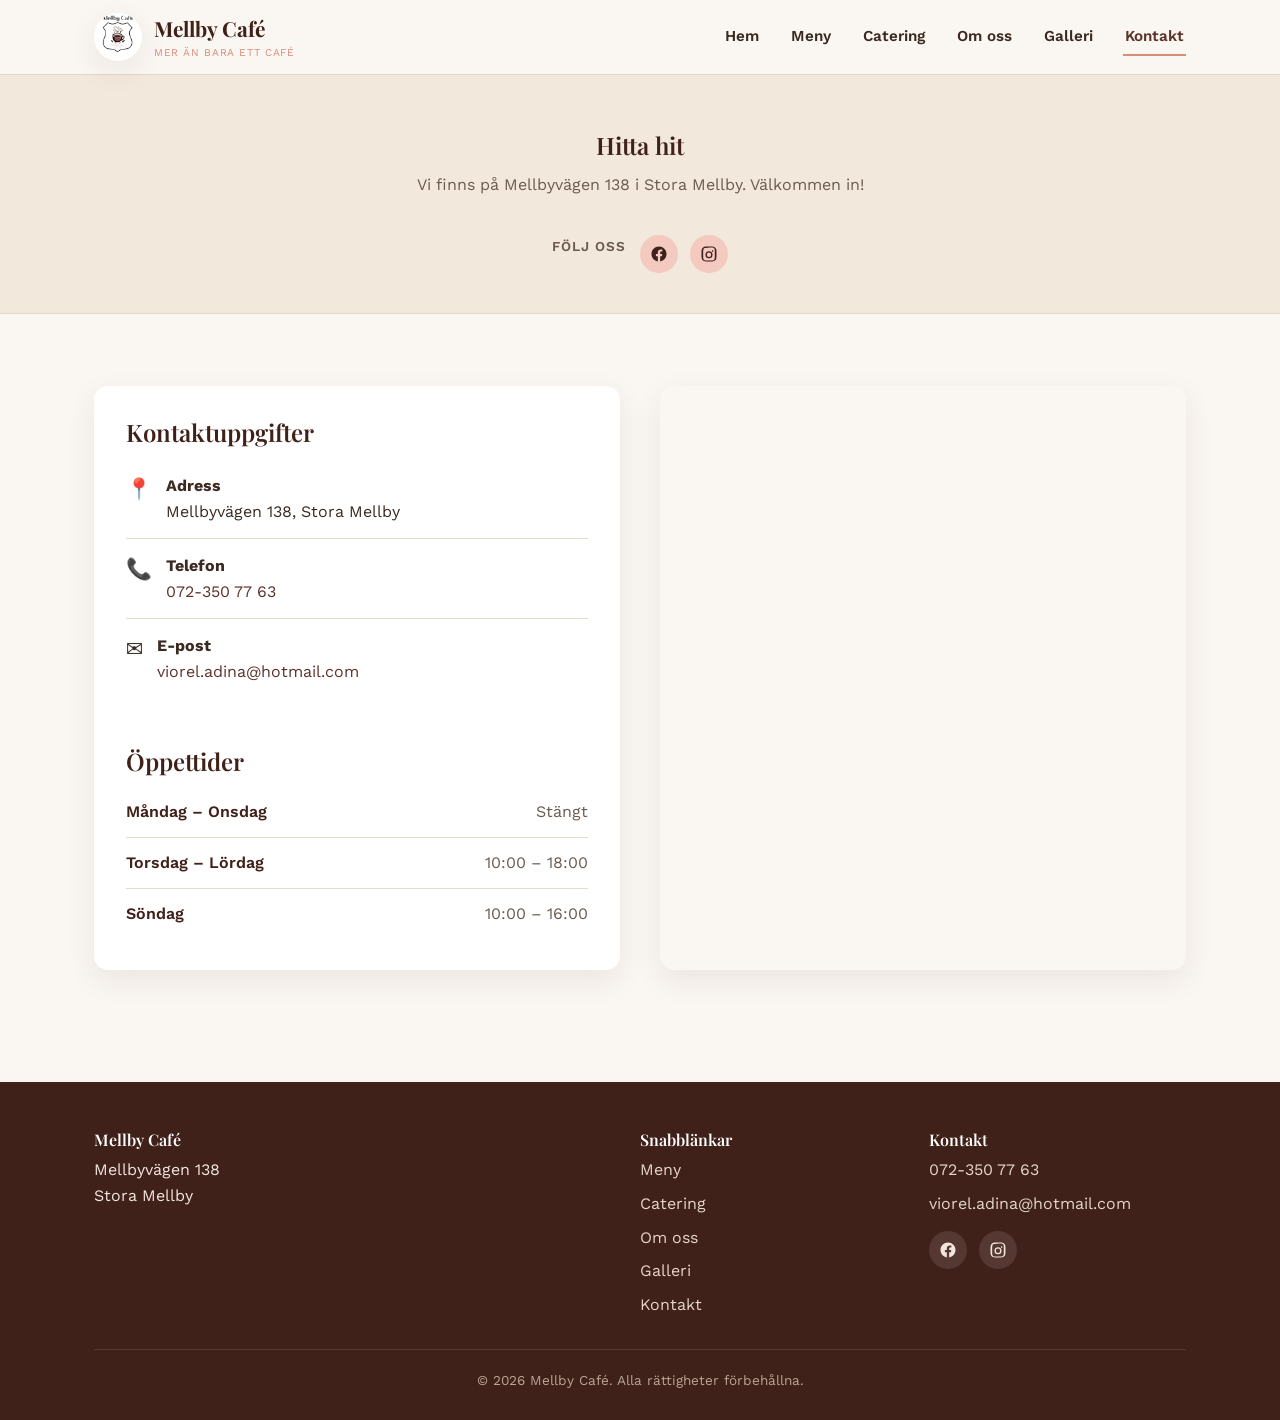
<file: kontakt.html>
<!DOCTYPE html>
<html lang="sv">
<head>
<meta charset="UTF-8">
<meta name="viewport" content="width=device-width, initial-scale=1.0">
<title>Kontakt — Mellby Café, grekisk restaurang i Stora Mellby</title>
<meta name="description" content="Kontakta Mellby Café, grekisk restaurang och café i Stora Mellby — adress, telefon, öppettider och karta.">
<link rel="icon" href="images/logo.jpg">
<link rel="preconnect" href="https://fonts.googleapis.com">
<link href="https://fonts.googleapis.com/css2?family=Playfair+Display:wght@600;700&family=Work+Sans:wght@400;500;600;700&display=swap" rel="stylesheet">
<link rel="stylesheet" href="css/style.css">
</head>
<body>

<header class="site-header">
  <div class="header-inner">
    <a class="brand" href="index.html">
      <img src="images/logo.jpg" alt="Mellby Café logga">
      <span class="brand-name">Mellby Café<span>Mer än bara ett café</span></span>
    </a>
    <button class="nav-toggle" aria-label="Öppna meny"><span></span></button>
    <nav class="main-nav">
      <a href="index.html">Hem</a>
      <a href="meny.html">Meny</a>
      <a href="catering.html">Catering</a>
      <a href="om-oss.html">Om oss</a>
      <a href="galleri.html">Galleri</a>
      <a href="kontakt.html" class="active">Kontakt</a>
    </nav>
  </div>
</header>

<section class="page-hero">
  <div class="container">
    <h1>Hitta hit</h1>
    <p>Vi finns på Mellbyvägen 138 i Stora Mellby. Välkommen in!</p>
    <div class="social-follow">
      <span class="social-follow-label">Följ oss</span>
      <div class="social-links">
        <a href="https://www.facebook.com/p/Mellby-Cafe-61561278545610/" target="_blank" rel="noopener" aria-label="Mellby Café på Facebook">
          <svg viewBox="0 0 24 24"><path d="M22 12.06C22 6.5 17.52 2 12 2S2 6.5 2 12.06c0 5 3.66 9.15 8.44 9.94v-7.03H7.9v-2.91h2.54V9.85c0-2.51 1.49-3.89 3.77-3.89 1.09 0 2.23.2 2.23.2v2.46h-1.26c-1.24 0-1.63.77-1.63 1.56v1.88h2.78l-.44 2.91h-2.34V22c4.78-.79 8.44-4.94 8.44-9.94z"/></svg>
        </a>
        <a href="https://www.instagram.com/mellby.cafe/" target="_blank" rel="noopener" aria-label="Mellby Café på Instagram">
          <svg viewBox="0 0 24 24"><path d="M12 2c2.72 0 3.06.01 4.12.06 1.06.05 1.79.22 2.43.47.66.26 1.21.6 1.76 1.15.55.55.9 1.1 1.15 1.76.25.64.42 1.37.47 2.43.05 1.06.06 1.4.06 4.12s-.01 3.06-.06 4.12c-.05 1.06-.22 1.79-.47 2.43a4.9 4.9 0 0 1-1.15 1.76 4.9 4.9 0 0 1-1.76 1.15c-.64.25-1.37.42-2.43.47-1.06.05-1.4.06-4.12.06s-3.06-.01-4.12-.06c-1.06-.05-1.79-.22-2.43-.47a4.9 4.9 0 0 1-1.76-1.15 4.9 4.9 0 0 1-1.15-1.76c-.25-.64-.42-1.37-.47-2.43C2.01 15.06 2 14.72 2 12s.01-3.06.06-4.12c.05-1.06.22-1.79.47-2.43.26-.66.6-1.21 1.15-1.76A4.9 4.9 0 0 1 5.44 2.53c.64-.25 1.37-.42 2.43-.47C8.94 2.01 9.28 2 12 2zm0 1.8c-2.67 0-2.99.01-4.04.06-.87.04-1.34.18-1.65.3-.42.16-.72.36-1.03.67-.31.31-.51.61-.67 1.03-.12.31-.26.78-.3 1.65C4.26 8.16 4.24 8.48 4.24 12s.01 3.84.06 4.89c.04.87.18 1.34.3 1.65.16.42.36.72.67 1.03.31.31.61.51 1.03.67.31.12.78.26 1.65.3 1.05.05 1.37.06 4.04.06s2.99-.01 4.04-.06c.87-.04 1.34-.18 1.65-.3.42-.16.72-.36 1.03-.67.31-.31.51-.61.67-1.03.12-.31.26-.78.3-1.65.05-1.05.06-1.37.06-4.89s-.01-3.84-.06-4.89c-.04-.87-.18-1.34-.3-1.65a2.75 2.75 0 0 0-.67-1.03 2.75 2.75 0 0 0-1.03-.67c-.31-.12-.78-.26-1.65-.3-1.05-.05-1.37-.06-4.04-.06zm0 4.5a4.7 4.7 0 1 1 0 9.4 4.7 4.7 0 0 1 0-9.4zm0 1.8a2.9 2.9 0 1 0 0 5.8 2.9 2.9 0 0 0 0-5.8zm5.95-2.03a1.1 1.1 0 1 1-2.2 0 1.1 1.1 0 0 1 2.2 0z"/></svg>
        </a>
      </div>
    </div>
  </div>
</section>

<section>
  <div class="container">
    <div class="contact-grid">
      <div class="contact-card">
        <h2>Kontaktuppgifter</h2>
        <ul class="contact-list">
          <li><span class="icon">📍</span><div><strong>Adress</strong><br>Mellbyvägen 138, Stora Mellby</div></li>
          <li><span class="icon">📞</span><div><strong>Telefon</strong><br><a href="tel:+46723507763">072-350 77 63</a></div></li>
          <li><span class="icon">✉️</span><div><strong>E-post</strong><br><a href="mailto:viorel.adina@hotmail.com">viorel.adina@hotmail.com</a></div></li>
        </ul>

        <h2 class="mt-lg">Öppettider</h2>
        <table class="hours-table">
          <tr><td>Måndag – Onsdag</td><td>Stängt</td></tr>
          <tr><td>Torsdag – Lördag</td><td>10:00 – 18:00</td></tr>
          <tr><td>Söndag</td><td>10:00 – 16:00</td></tr>
        </table>
      </div>

      <iframe class="map-frame" loading="lazy" allowfullscreen
        src="https://www.google.com/maps?q=Mellbyv%C3%A4gen+138,+Stora+Mellby&output=embed"
        title="Karta till Mellby Café"></iframe>
    </div>
  </div>
</section>

<footer class="site-footer">
  <div class="container">
    <div class="footer-inner">
      <div>
        <h4>Mellby Café</h4>
        <p>Mellbyvägen 138<br>Stora Mellby</p>
      </div>
      <div>
        <h4>Snabblänkar</h4>
        <ul class="footer-links">
          <li><a href="meny.html">Meny</a></li>
          <li><a href="catering.html">Catering</a></li>
          <li><a href="om-oss.html">Om oss</a></li>
          <li><a href="galleri.html">Galleri</a></li>
          <li><a href="kontakt.html">Kontakt</a></li>
        </ul>
      </div>
      <div>
        <h4>Kontakt</h4>
        <ul class="footer-links">
          <li><a href="tel:+46723507763">072-350 77 63</a></li>
          <li><a href="mailto:viorel.adina@hotmail.com">viorel.adina@hotmail.com</a></li>
        </ul>
        <div class="social-links">
          <a href="https://www.facebook.com/p/Mellby-Cafe-61561278545610/" target="_blank" rel="noopener" aria-label="Mellby Café på Facebook">
            <svg viewBox="0 0 24 24"><path d="M22 12.06C22 6.5 17.52 2 12 2S2 6.5 2 12.06c0 5 3.66 9.15 8.44 9.94v-7.03H7.9v-2.91h2.54V9.85c0-2.51 1.49-3.89 3.77-3.89 1.09 0 2.23.2 2.23.2v2.46h-1.26c-1.24 0-1.63.77-1.63 1.56v1.88h2.78l-.44 2.91h-2.34V22c4.78-.79 8.44-4.94 8.44-9.94z"/></svg>
          </a>
          <a href="https://www.instagram.com/mellby.cafe/" target="_blank" rel="noopener" aria-label="Mellby Café på Instagram">
            <svg viewBox="0 0 24 24"><path d="M12 2c2.72 0 3.06.01 4.12.06 1.06.05 1.79.22 2.43.47.66.26 1.21.6 1.76 1.15.55.55.9 1.1 1.15 1.76.25.64.42 1.37.47 2.43.05 1.06.06 1.4.06 4.12s-.01 3.06-.06 4.12c-.05 1.06-.22 1.79-.47 2.43a4.9 4.9 0 0 1-1.15 1.76 4.9 4.9 0 0 1-1.76 1.15c-.64.25-1.37.42-2.43.47-1.06.05-1.4.06-4.12.06s-3.06-.01-4.12-.06c-1.06-.05-1.79-.22-2.43-.47a4.9 4.9 0 0 1-1.76-1.15 4.9 4.9 0 0 1-1.15-1.76c-.25-.64-.42-1.37-.47-2.43C2.01 15.06 2 14.72 2 12s.01-3.06.06-4.12c.05-1.06.22-1.79.47-2.43.26-.66.6-1.21 1.15-1.76A4.9 4.9 0 0 1 5.44 2.53c.64-.25 1.37-.42 2.43-.47C8.94 2.01 9.28 2 12 2zm0 1.8c-2.67 0-2.99.01-4.04.06-.87.04-1.34.18-1.65.3-.42.16-.72.36-1.03.67-.31.31-.51.61-.67 1.03-.12.31-.26.78-.3 1.65C4.26 8.16 4.24 8.48 4.24 12s.01 3.84.06 4.89c.04.87.18 1.34.3 1.65.16.42.36.72.67 1.03.31.31.61.51 1.03.67.31.12.78.26 1.65.3 1.05.05 1.37.06 4.04.06s2.99-.01 4.04-.06c.87-.04 1.34-.18 1.65-.3.42-.16.72-.36 1.03-.67.31-.31.51-.61.67-1.03.12-.31.26-.78.3-1.65.05-1.05.06-1.37.06-4.89s-.01-3.84-.06-4.89c-.04-.87-.18-1.34-.3-1.65a2.75 2.75 0 0 0-.67-1.03 2.75 2.75 0 0 0-1.03-.67c-.31-.12-.78-.26-1.65-.3-1.05-.05-1.37-.06-4.04-.06zm0 4.5a4.7 4.7 0 1 1 0 9.4 4.7 4.7 0 0 1 0-9.4zm0 1.8a2.9 2.9 0 1 0 0 5.8 2.9 2.9 0 0 0 0-5.8zm5.95-2.03a1.1 1.1 0 1 1-2.2 0 1.1 1.1 0 0 1 2.2 0z"/></svg>
          </a>
        </div>
      </div>
    </div>
    <div class="footer-bottom">© 2026 Mellby Café. Alla rättigheter förbehållna.</div>
  </div>
</footer>

<script src="js/script.js"></script>
</body>
</html>
</file>
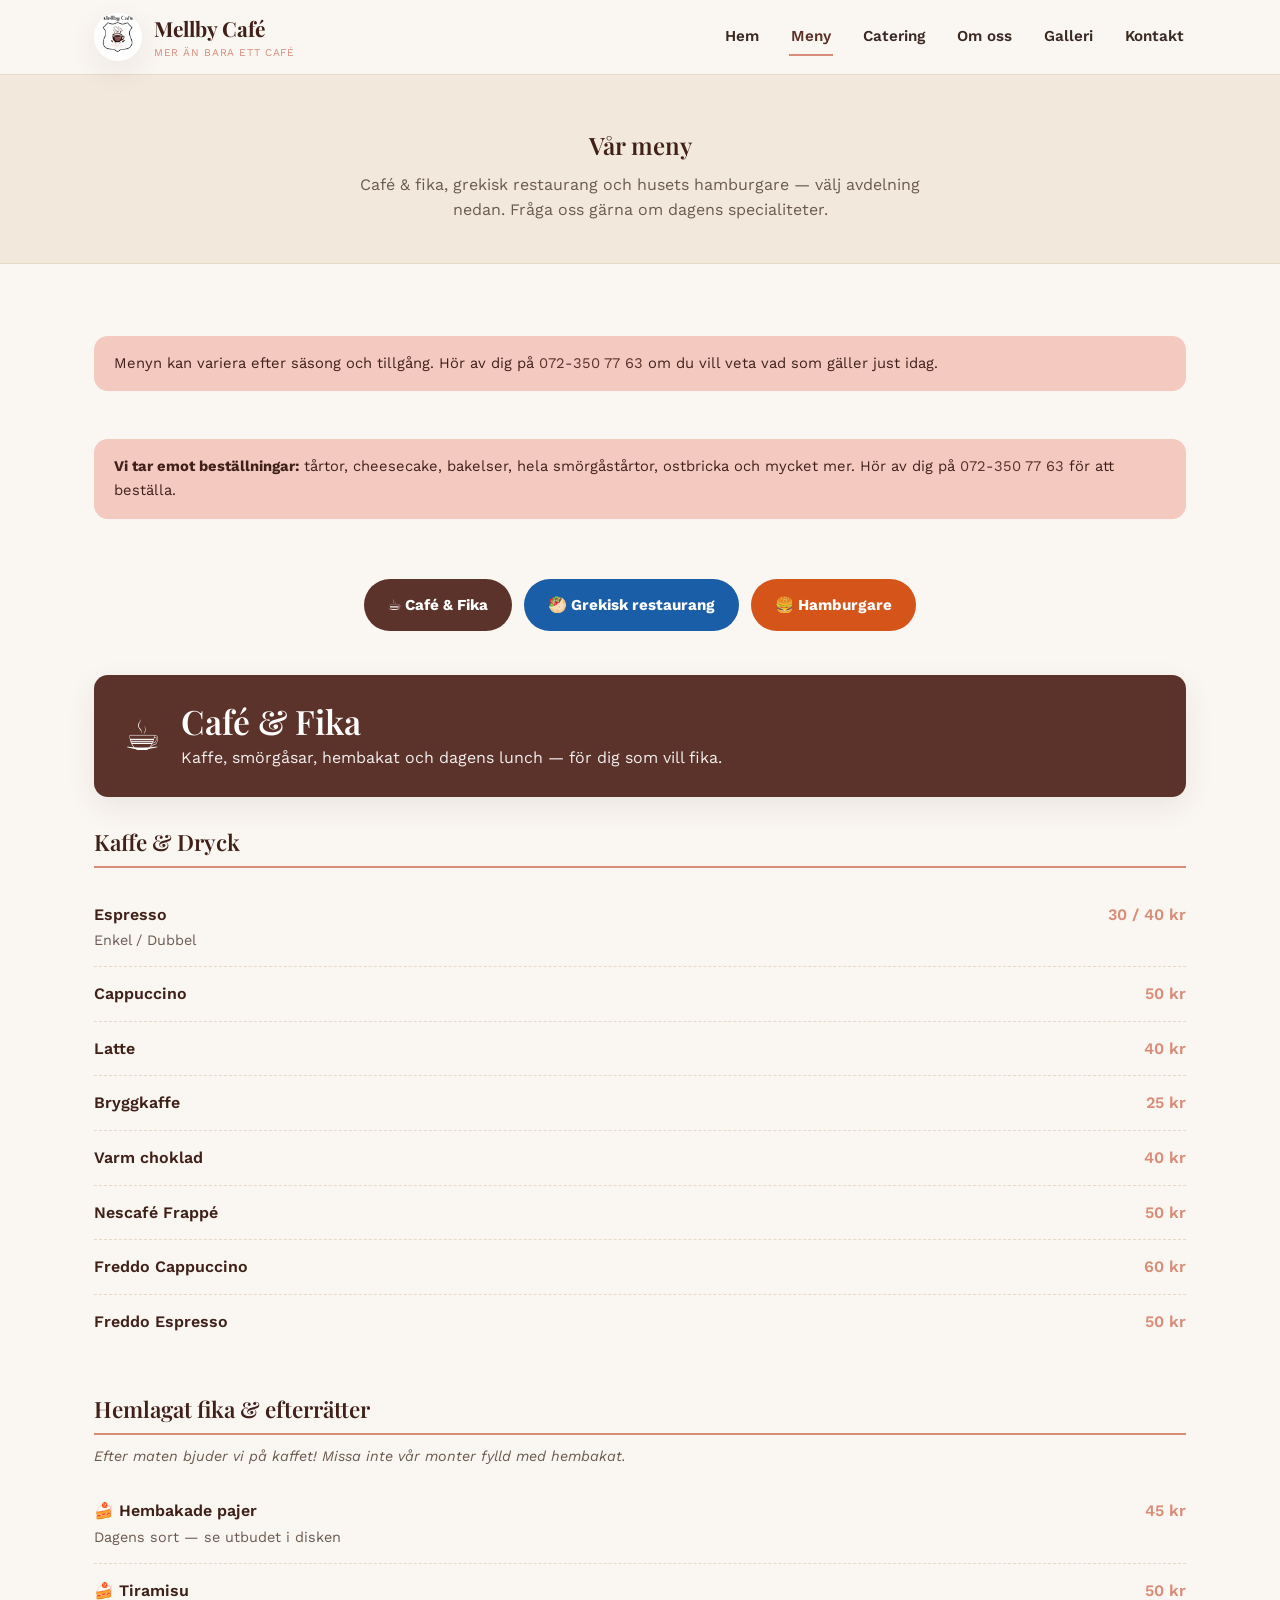
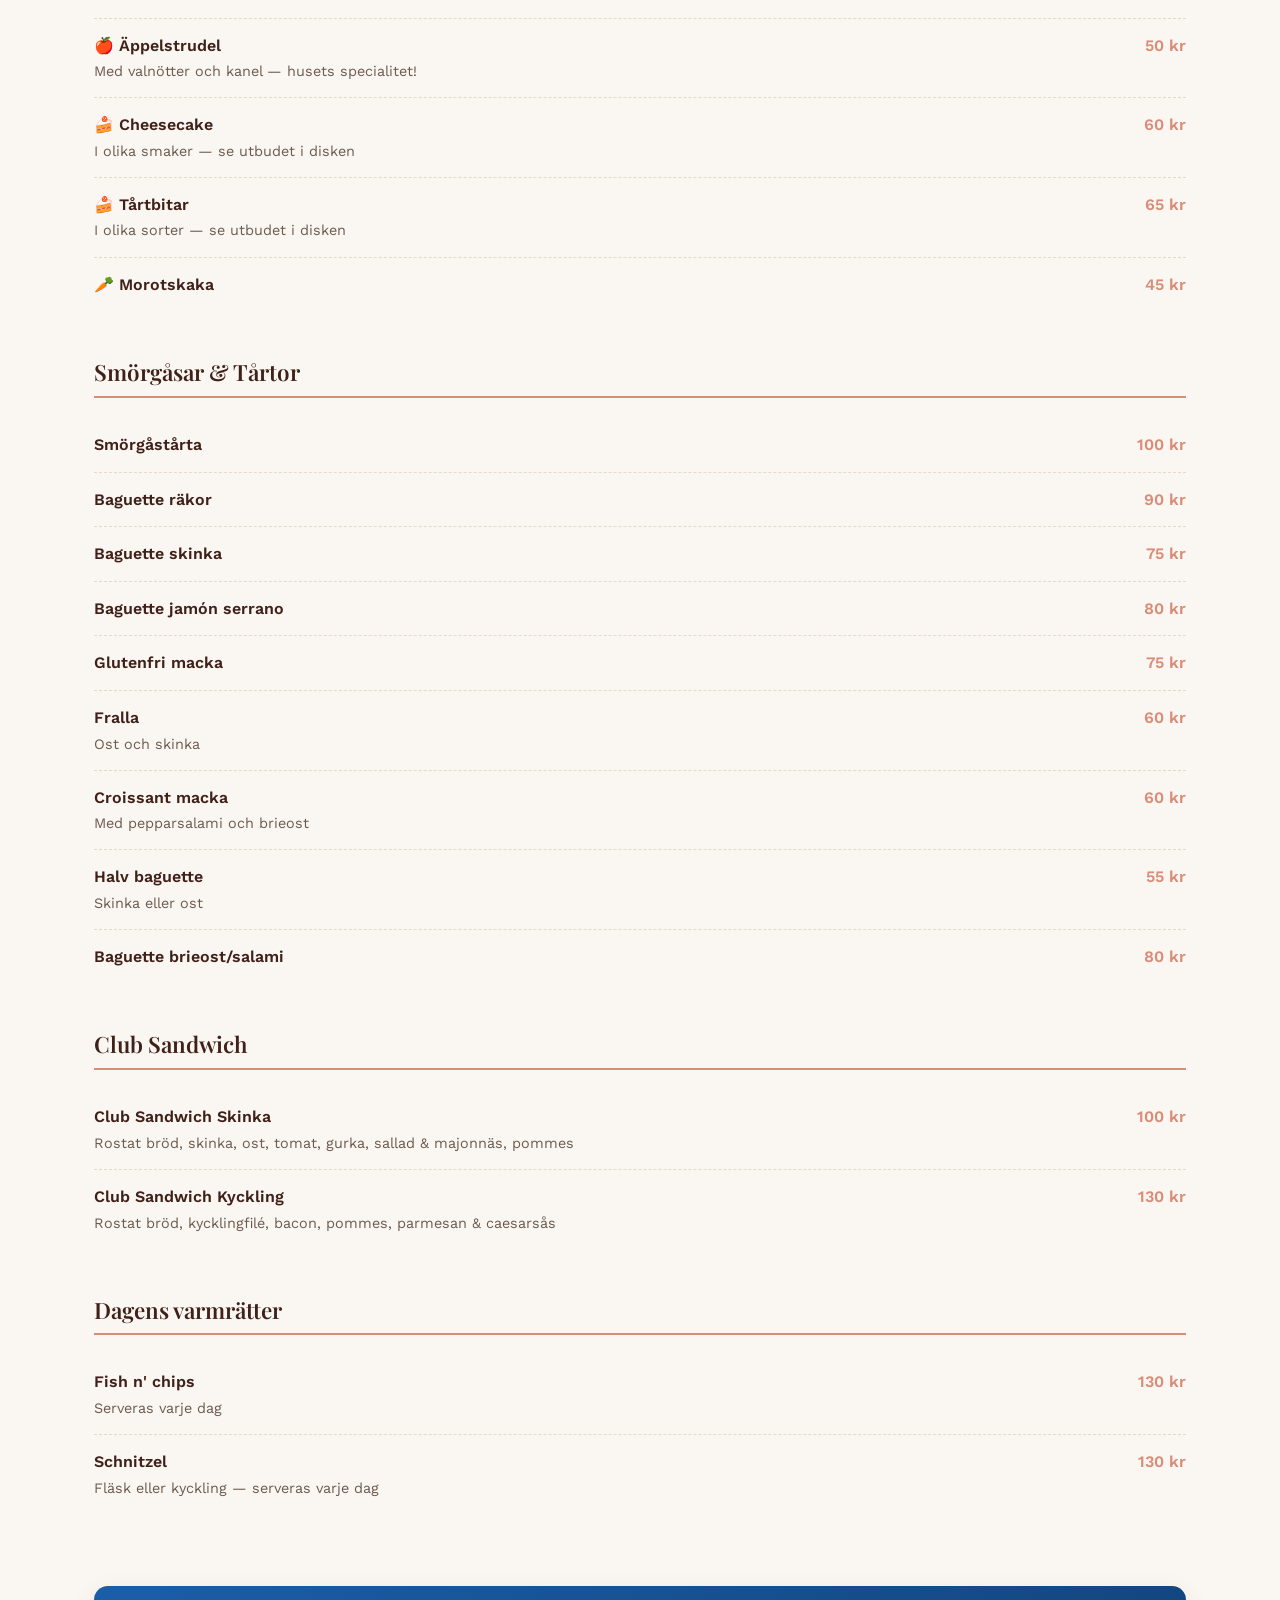
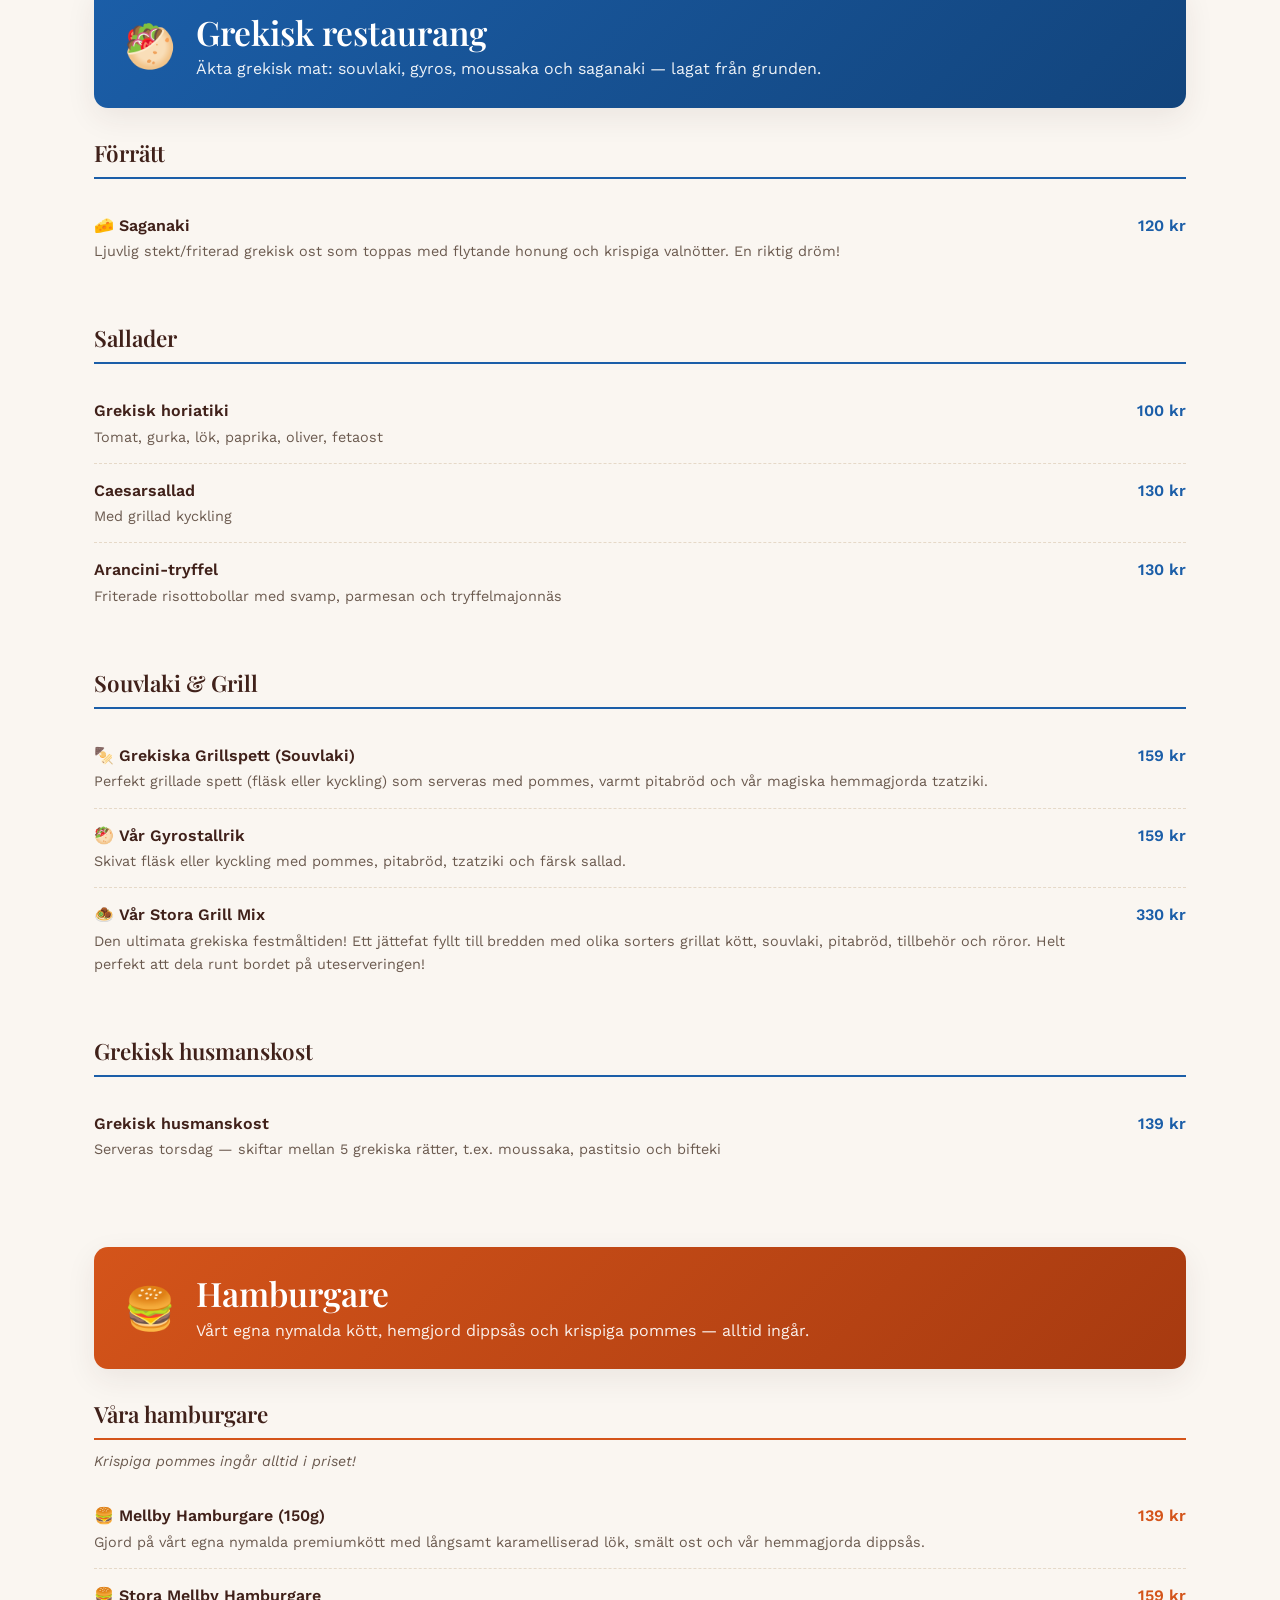
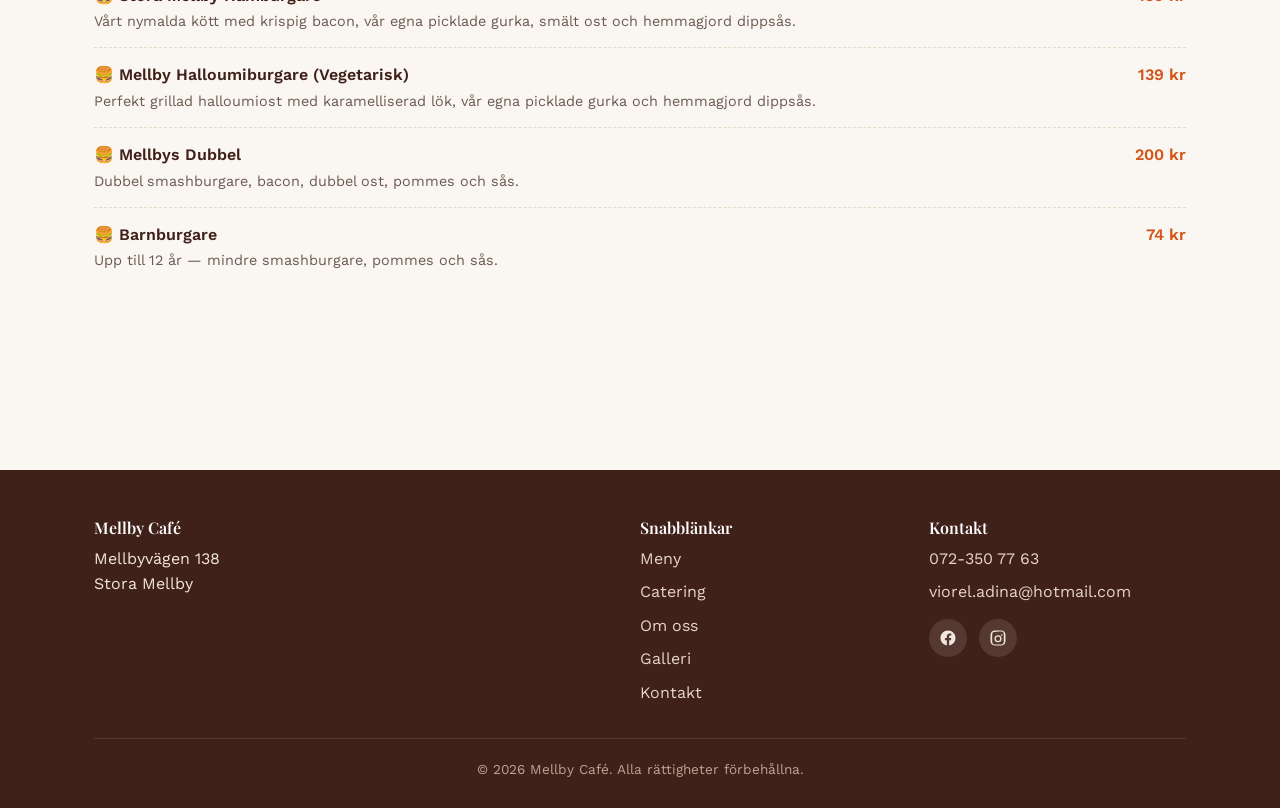
<file: meny.html>
<!DOCTYPE html>
<html lang="sv">
<head>
<meta charset="UTF-8">
<meta name="viewport" content="width=device-width, initial-scale=1.0">
<title>Meny — Grekisk restaurang, café &amp; hamburgare i Stora Mellby | Mellby Café</title>
<meta name="description" content="Meny från Mellby Café i Stora Mellby: grekisk restaurang med souvlaki, gyros och moussaka, hamburgare på nymalt kött samt café med fika, hembakat och smörgåsar.">
<link rel="canonical" href="https://mellbycafe.se/meny.html">
<link rel="icon" href="images/logo.jpg">
<link rel="preconnect" href="https://fonts.googleapis.com">
<link href="https://fonts.googleapis.com/css2?family=Playfair+Display:wght@600;700&family=Work+Sans:wght@400;500;600;700&display=swap" rel="stylesheet">
<link rel="stylesheet" href="css/style.css">
</head>
<body>

<header class="site-header">
  <div class="header-inner">
    <a class="brand" href="index.html">
      <img src="images/logo.jpg" alt="Mellby Café logga">
      <span class="brand-name">Mellby Café<span>Mer än bara ett café</span></span>
    </a>
    <button class="nav-toggle" aria-label="Öppna meny"><span></span></button>
    <nav class="main-nav">
      <a href="index.html">Hem</a>
      <a href="meny.html" class="active">Meny</a>
      <a href="catering.html">Catering</a>
      <a href="om-oss.html">Om oss</a>
      <a href="galleri.html">Galleri</a>
      <a href="kontakt.html">Kontakt</a>
    </nav>
  </div>
</header>

<section class="page-hero">
  <div class="container">
    <h1>Vår meny</h1>
    <p>Café &amp; fika, grekisk restaurang och husets hamburgare — välj avdelning nedan. Fråga oss gärna om dagens specialiteter.</p>
  </div>
</section>

<section>
  <div class="container">
    <div class="menu-note">
      Menyn kan variera efter säsong och tillgång. Hör av dig på <a href="tel:+46723507763">072-350 77 63</a> om du vill veta vad som gäller just idag.
    </div>
    <div class="menu-note mt-lg">
      <strong>Vi tar emot beställningar:</strong> tårtor, cheesecake, bakelser, hela smörgåstårtor, ostbricka och mycket mer. Hör av dig på <a href="tel:+46723507763">072-350 77 63</a> för att beställa.
    </div>
    <div id="menu-root" class="mt-lg"><!-- Fylls i automatiskt från js/menu-data.js --></div>
  </div>
</section>

<footer class="site-footer">
  <div class="container">
    <div class="footer-inner">
      <div>
        <h4>Mellby Café</h4>
        <p>Mellbyvägen 138<br>Stora Mellby</p>
      </div>
      <div>
        <h4>Snabblänkar</h4>
        <ul class="footer-links">
          <li><a href="meny.html">Meny</a></li>
          <li><a href="catering.html">Catering</a></li>
          <li><a href="om-oss.html">Om oss</a></li>
          <li><a href="galleri.html">Galleri</a></li>
          <li><a href="kontakt.html">Kontakt</a></li>
        </ul>
      </div>
      <div>
        <h4>Kontakt</h4>
        <ul class="footer-links">
          <li><a href="tel:+46723507763">072-350 77 63</a></li>
          <li><a href="mailto:viorel.adina@hotmail.com">viorel.adina@hotmail.com</a></li>
        </ul>
        <div class="social-links">
          <a href="https://www.facebook.com/p/Mellby-Cafe-61561278545610/" target="_blank" rel="noopener" aria-label="Mellby Café på Facebook">
            <svg viewBox="0 0 24 24"><path d="M22 12.06C22 6.5 17.52 2 12 2S2 6.5 2 12.06c0 5 3.66 9.15 8.44 9.94v-7.03H7.9v-2.91h2.54V9.85c0-2.51 1.49-3.89 3.77-3.89 1.09 0 2.23.2 2.23.2v2.46h-1.26c-1.24 0-1.63.77-1.63 1.56v1.88h2.78l-.44 2.91h-2.34V22c4.78-.79 8.44-4.94 8.44-9.94z"/></svg>
          </a>
          <a href="https://www.instagram.com/mellby.cafe/" target="_blank" rel="noopener" aria-label="Mellby Café på Instagram">
            <svg viewBox="0 0 24 24"><path d="M12 2c2.72 0 3.06.01 4.12.06 1.06.05 1.79.22 2.43.47.66.26 1.21.6 1.76 1.15.55.55.9 1.1 1.15 1.76.25.64.42 1.37.47 2.43.05 1.06.06 1.4.06 4.12s-.01 3.06-.06 4.12c-.05 1.06-.22 1.79-.47 2.43a4.9 4.9 0 0 1-1.15 1.76 4.9 4.9 0 0 1-1.76 1.15c-.64.25-1.37.42-2.43.47-1.06.05-1.4.06-4.12.06s-3.06-.01-4.12-.06c-1.06-.05-1.79-.22-2.43-.47a4.9 4.9 0 0 1-1.76-1.15 4.9 4.9 0 0 1-1.15-1.76c-.25-.64-.42-1.37-.47-2.43C2.01 15.06 2 14.72 2 12s.01-3.06.06-4.12c.05-1.06.22-1.79.47-2.43.26-.66.6-1.21 1.15-1.76A4.9 4.9 0 0 1 5.44 2.53c.64-.25 1.37-.42 2.43-.47C8.94 2.01 9.28 2 12 2zm0 1.8c-2.67 0-2.99.01-4.04.06-.87.04-1.34.18-1.65.3-.42.16-.72.36-1.03.67-.31.31-.51.61-.67 1.03-.12.31-.26.78-.3 1.65C4.26 8.16 4.24 8.48 4.24 12s.01 3.84.06 4.89c.04.87.18 1.34.3 1.65.16.42.36.72.67 1.03.31.31.61.51 1.03.67.31.12.78.26 1.65.3 1.05.05 1.37.06 4.04.06s2.99-.01 4.04-.06c.87-.04 1.34-.18 1.65-.3.42-.16.72-.36 1.03-.67.31-.31.51-.61.67-1.03.12-.31.26-.78.3-1.65.05-1.05.06-1.37.06-4.89s-.01-3.84-.06-4.89c-.04-.87-.18-1.34-.3-1.65a2.75 2.75 0 0 0-.67-1.03 2.75 2.75 0 0 0-1.03-.67c-.31-.12-.78-.26-1.65-.3-1.05-.05-1.37-.06-4.04-.06zm0 4.5a4.7 4.7 0 1 1 0 9.4 4.7 4.7 0 0 1 0-9.4zm0 1.8a2.9 2.9 0 1 0 0 5.8 2.9 2.9 0 0 0 0-5.8zm5.95-2.03a1.1 1.1 0 1 1-2.2 0 1.1 1.1 0 0 1 2.2 0z"/></svg>
          </a>
        </div>
      </div>
    </div>
    <div class="footer-bottom">© 2026 Mellby Café. Alla rättigheter förbehållna.</div>
  </div>
</footer>

<script src="js/menu-data.js"></script>
<script src="js/script.js"></script>
</body>
</html>
</file>
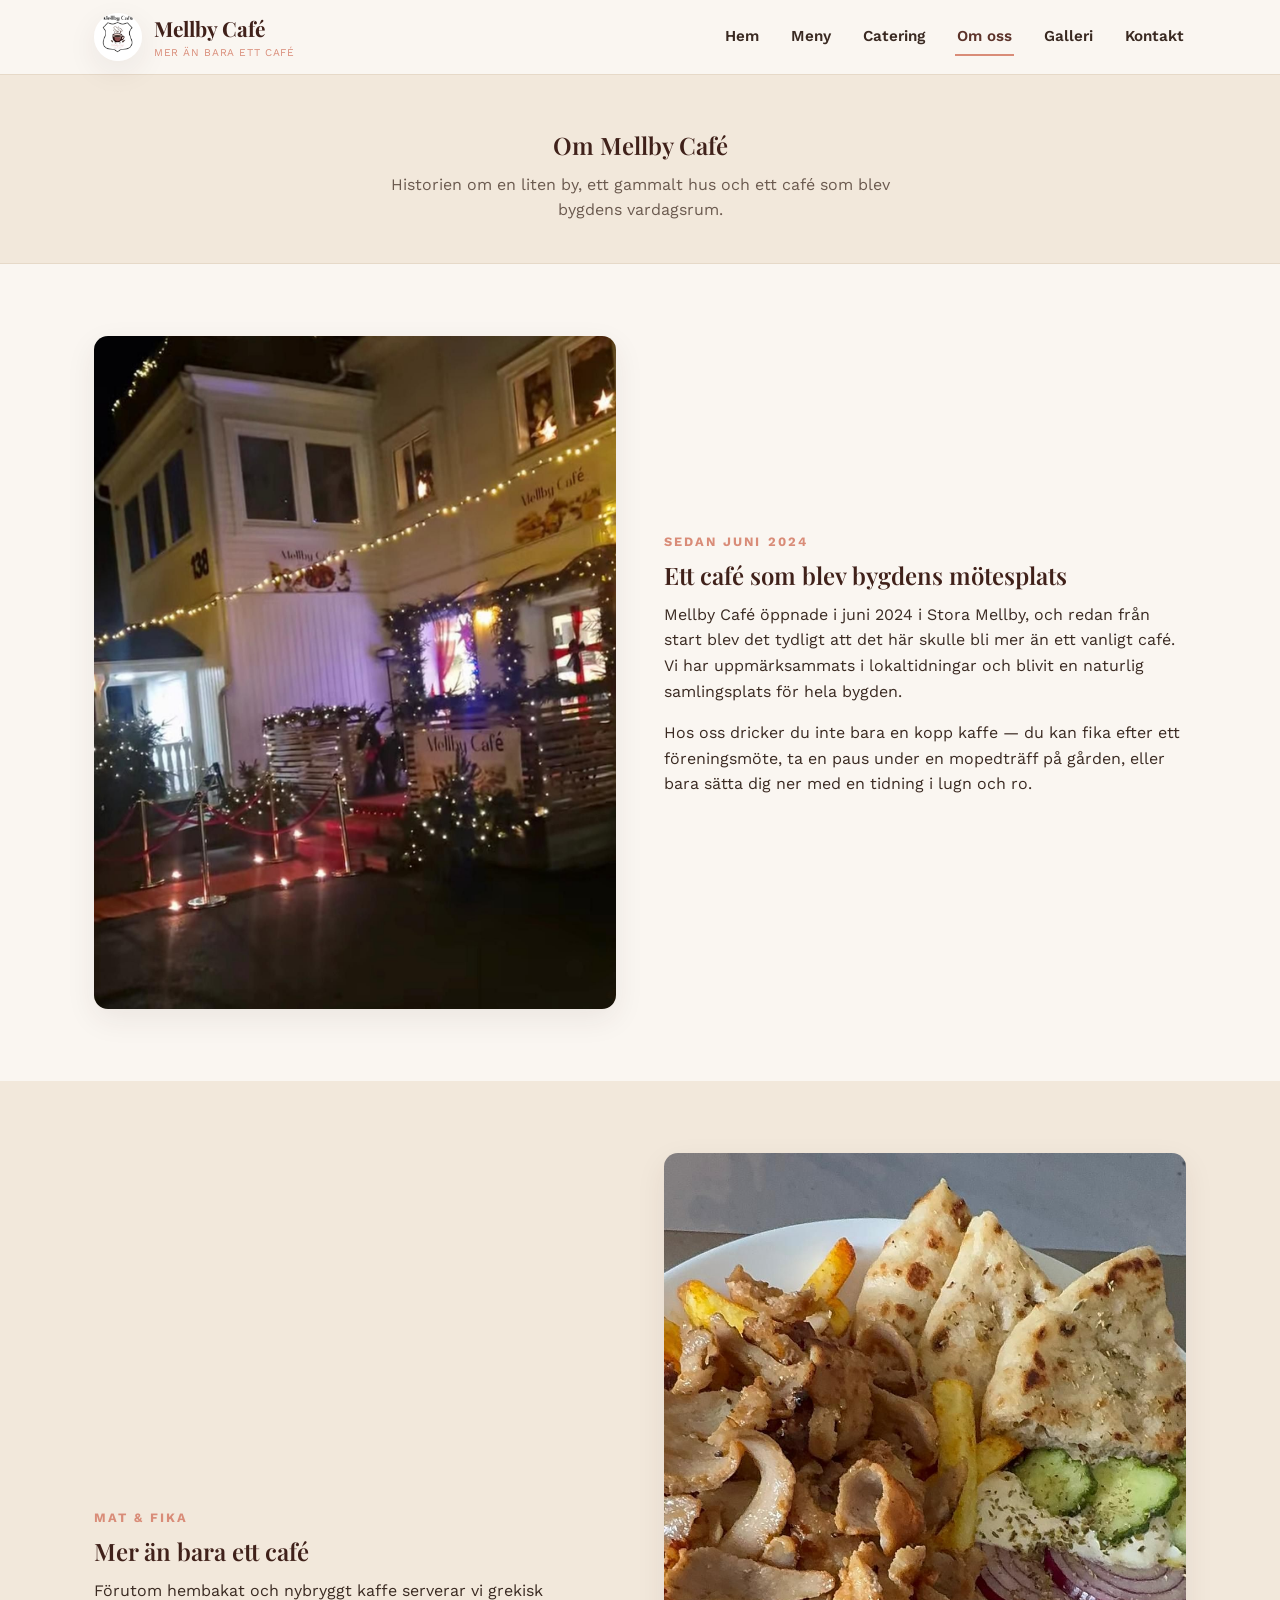
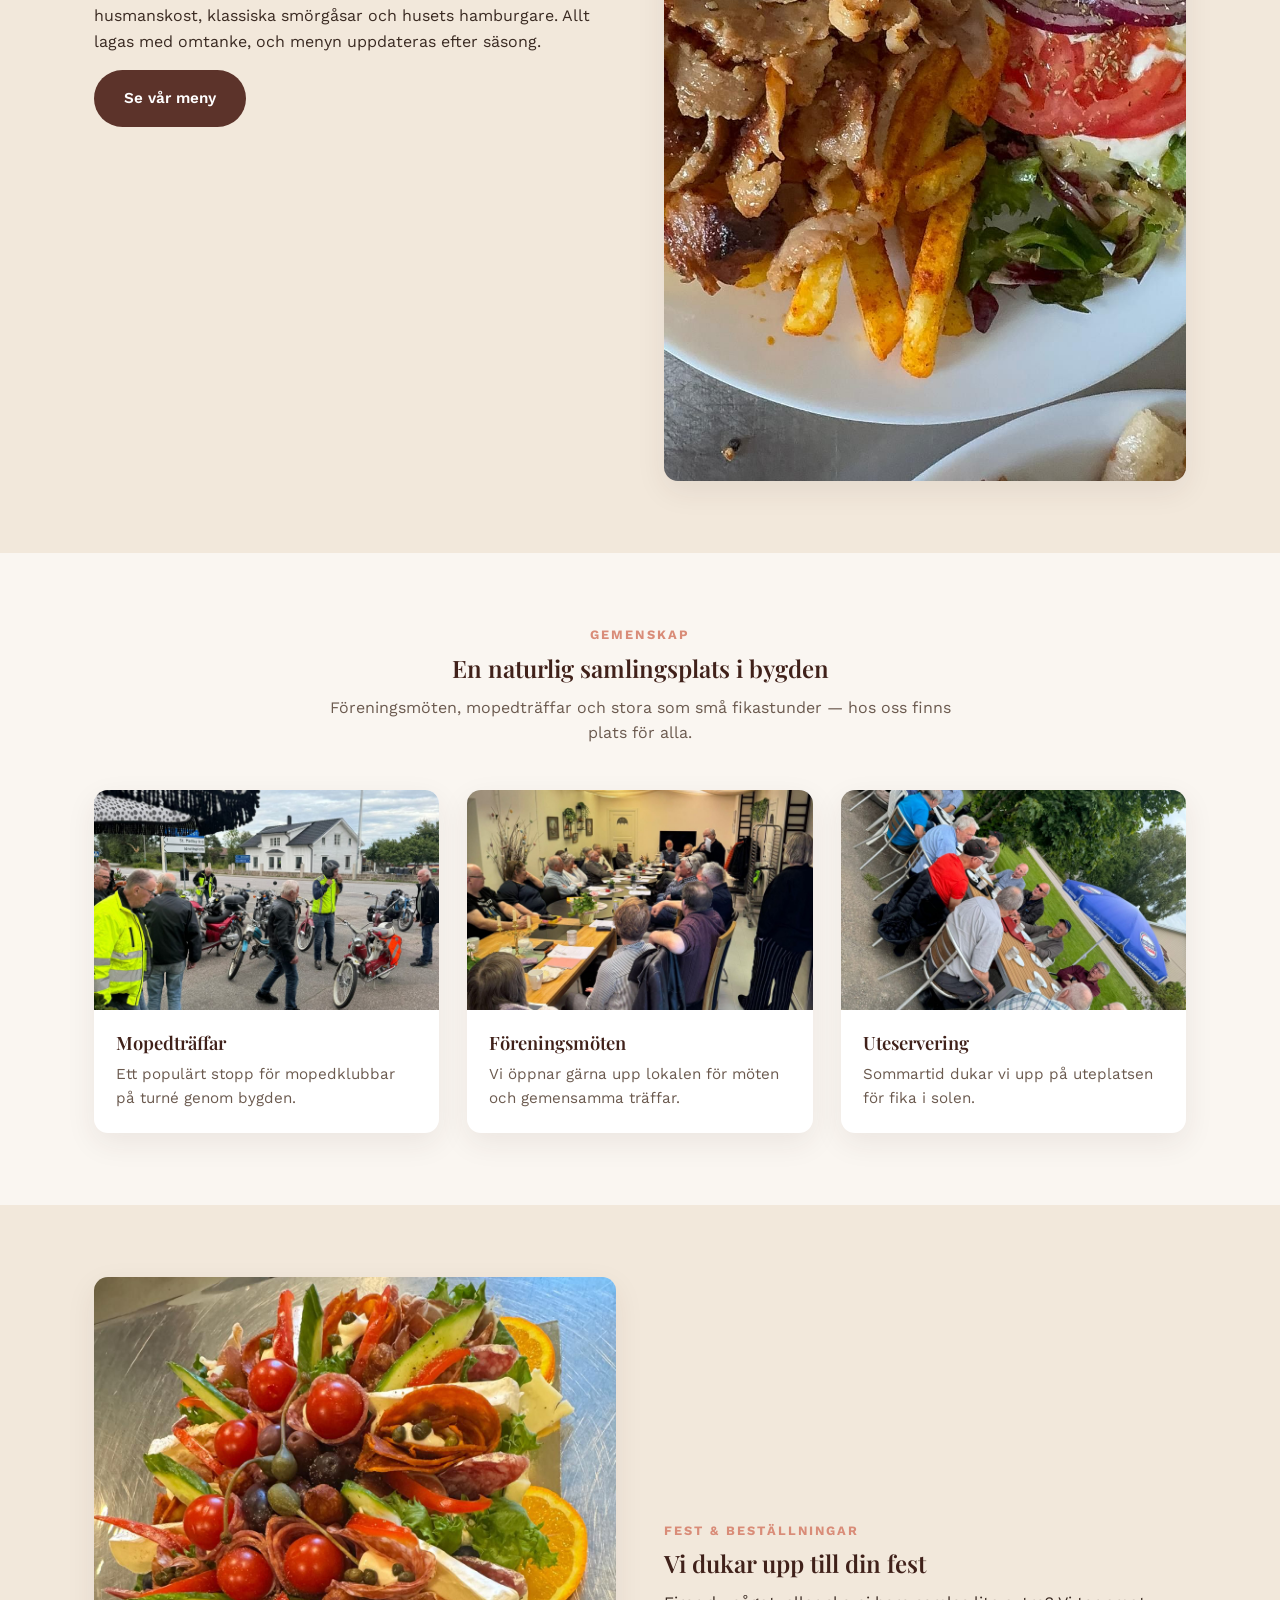
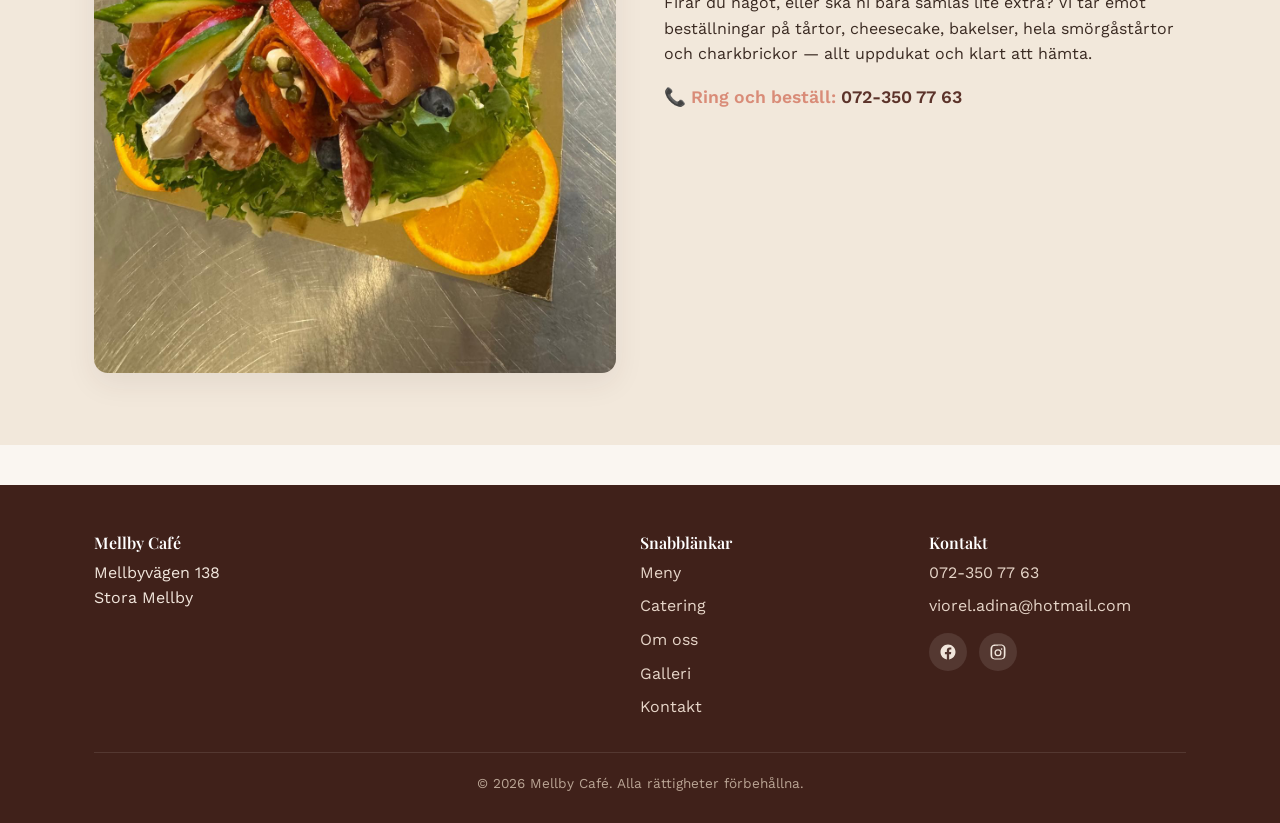
<file: om-oss.html>
<!DOCTYPE html>
<html lang="sv">
<head>
<meta charset="UTF-8">
<meta name="viewport" content="width=device-width, initial-scale=1.0">
<title>Om oss — Mellby Café</title>
<meta name="description" content="Mellby Café öppnade i juni 2024 i Stora Mellby och har blivit en självklar träffpunkt i bygden.">
<link rel="icon" href="images/logo.jpg">
<link rel="preconnect" href="https://fonts.googleapis.com">
<link href="https://fonts.googleapis.com/css2?family=Playfair+Display:wght@600;700&family=Work+Sans:wght@400;500;600;700&display=swap" rel="stylesheet">
<link rel="stylesheet" href="css/style.css">
</head>
<body>

<header class="site-header">
  <div class="header-inner">
    <a class="brand" href="index.html">
      <img src="images/logo.jpg" alt="Mellby Café logga">
      <span class="brand-name">Mellby Café<span>Mer än bara ett café</span></span>
    </a>
    <button class="nav-toggle" aria-label="Öppna meny"><span></span></button>
    <nav class="main-nav">
      <a href="index.html">Hem</a>
      <a href="meny.html">Meny</a>
      <a href="catering.html">Catering</a>
      <a href="om-oss.html" class="active">Om oss</a>
      <a href="galleri.html">Galleri</a>
      <a href="kontakt.html">Kontakt</a>
    </nav>
  </div>
</header>

<section class="page-hero">
  <div class="container">
    <h1>Om Mellby Café</h1>
    <p>Historien om en liten by, ett gammalt hus och ett café som blev bygdens vardagsrum.</p>
  </div>
</section>

<section>
  <div class="container">
    <div class="split">
      <img src="images/cafe-kvall.jpg" alt="Mellby Café upplyst en vinterkväll">
      <div>
        <div class="section-eyebrow">Sedan juni 2024</div>
        <h2>Ett café som blev bygdens mötesplats</h2>
        <p>Mellby Café öppnade i juni 2024 i Stora Mellby, och redan från start blev det tydligt att det här skulle bli mer än ett vanligt café. Vi har uppmärksammats i lokaltidningar och blivit en naturlig samlingsplats för hela bygden.</p>
        <p>Hos oss dricker du inte bara en kopp kaffe — du kan fika efter ett föreningsmöte, ta en paus under en mopedträff på gården, eller bara sätta dig ner med en tidning i lugn och ro.</p>
      </div>
    </div>
  </div>
</section>

<section class="section-alt">
  <div class="container">
    <div class="split">
      <div>
        <div class="section-eyebrow">Mat &amp; fika</div>
        <h2>Mer än bara ett café</h2>
        <p>Förutom hembakat och nybryggt kaffe serverar vi grekisk husmanskost, klassiska smörgåsar och husets hamburgare. Allt lagas med omtanke, och menyn uppdateras efter säsong.</p>
        <a href="meny.html" class="btn btn-dark">Se vår meny</a>
      </div>
      <img src="images/gyros-tallrik.jpg" alt="Grekisk gyrostallrik, inzoomad">
    </div>
  </div>
</section>

<section>
  <div class="container">
    <div class="section-header">
      <div class="section-eyebrow">Gemenskap</div>
      <h2>En naturlig samlingsplats i bygden</h2>
      <p>Föreningsmöten, mopedträffar och stora som små fikastunder — hos oss finns plats för alla.</p>
    </div>
    <div class="grid grid-3">
      <div class="card">
        <img src="images/mopedtraff.jpg" alt="Mopedträff utanför Mellby Café">
        <div class="card-body">
          <h3>Mopedträffar</h3>
          <p>Ett populärt stopp för mopedklubbar på turné genom bygden.</p>
        </div>
      </div>
      <div class="card">
        <img src="images/traff-inomhus.jpg" alt="Föreningsmöte inne på Mellby Café">
        <div class="card-body">
          <h3>Föreningsmöten</h3>
          <p>Vi öppnar gärna upp lokalen för möten och gemensamma träffar.</p>
        </div>
      </div>
      <div class="card">
        <img src="images/uteservering-grupp.jpg" alt="Uteservering med gäster på Mellby Café">
        <div class="card-body">
          <h3>Uteservering</h3>
          <p>Sommartid dukar vi upp på uteplatsen för fika i solen.</p>
        </div>
      </div>
    </div>
  </div>
</section>

<section class="section-alt">
  <div class="container">
    <div class="split">
      <img src="images/charkbricka-flatlay.jpg" alt="Charkbricka från Mellby Café, uppdukad för beställning">
      <div>
        <div class="section-eyebrow">Fest &amp; beställningar</div>
        <h2>Vi dukar upp till din fest</h2>
        <p>Firar du något, eller ska ni bara samlas lite extra? Vi tar emot beställningar på tårtor, cheesecake, bakelser, hela smörgåstårtor och charkbrickor — allt uppdukat och klart att hämta.</p>
        <p class="menu-item-price" style="font-size:1.1rem;">📞 Ring och beställ: <a href="tel:+46723507763">072-350 77 63</a></p>
      </div>
    </div>
  </div>
</section>

<footer class="site-footer">
  <div class="container">
    <div class="footer-inner">
      <div>
        <h4>Mellby Café</h4>
        <p>Mellbyvägen 138<br>Stora Mellby</p>
      </div>
      <div>
        <h4>Snabblänkar</h4>
        <ul class="footer-links">
          <li><a href="meny.html">Meny</a></li>
          <li><a href="catering.html">Catering</a></li>
          <li><a href="om-oss.html">Om oss</a></li>
          <li><a href="galleri.html">Galleri</a></li>
          <li><a href="kontakt.html">Kontakt</a></li>
        </ul>
      </div>
      <div>
        <h4>Kontakt</h4>
        <ul class="footer-links">
          <li><a href="tel:+46723507763">072-350 77 63</a></li>
          <li><a href="mailto:viorel.adina@hotmail.com">viorel.adina@hotmail.com</a></li>
        </ul>
        <div class="social-links">
          <a href="https://www.facebook.com/p/Mellby-Cafe-61561278545610/" target="_blank" rel="noopener" aria-label="Mellby Café på Facebook">
            <svg viewBox="0 0 24 24"><path d="M22 12.06C22 6.5 17.52 2 12 2S2 6.5 2 12.06c0 5 3.66 9.15 8.44 9.94v-7.03H7.9v-2.91h2.54V9.85c0-2.51 1.49-3.89 3.77-3.89 1.09 0 2.23.2 2.23.2v2.46h-1.26c-1.24 0-1.63.77-1.63 1.56v1.88h2.78l-.44 2.91h-2.34V22c4.78-.79 8.44-4.94 8.44-9.94z"/></svg>
          </a>
          <a href="https://www.instagram.com/mellby.cafe/" target="_blank" rel="noopener" aria-label="Mellby Café på Instagram">
            <svg viewBox="0 0 24 24"><path d="M12 2c2.72 0 3.06.01 4.12.06 1.06.05 1.79.22 2.43.47.66.26 1.21.6 1.76 1.15.55.55.9 1.1 1.15 1.76.25.64.42 1.37.47 2.43.05 1.06.06 1.4.06 4.12s-.01 3.06-.06 4.12c-.05 1.06-.22 1.79-.47 2.43a4.9 4.9 0 0 1-1.15 1.76 4.9 4.9 0 0 1-1.76 1.15c-.64.25-1.37.42-2.43.47-1.06.05-1.4.06-4.12.06s-3.06-.01-4.12-.06c-1.06-.05-1.79-.22-2.43-.47a4.9 4.9 0 0 1-1.76-1.15 4.9 4.9 0 0 1-1.15-1.76c-.25-.64-.42-1.37-.47-2.43C2.01 15.06 2 14.72 2 12s.01-3.06.06-4.12c.05-1.06.22-1.79.47-2.43.26-.66.6-1.21 1.15-1.76A4.9 4.9 0 0 1 5.44 2.53c.64-.25 1.37-.42 2.43-.47C8.94 2.01 9.28 2 12 2zm0 1.8c-2.67 0-2.99.01-4.04.06-.87.04-1.34.18-1.65.3-.42.16-.72.36-1.03.67-.31.31-.51.61-.67 1.03-.12.31-.26.78-.3 1.65C4.26 8.16 4.24 8.48 4.24 12s.01 3.84.06 4.89c.04.87.18 1.34.3 1.65.16.42.36.72.67 1.03.31.31.61.51 1.03.67.31.12.78.26 1.65.3 1.05.05 1.37.06 4.04.06s2.99-.01 4.04-.06c.87-.04 1.34-.18 1.65-.3.42-.16.72-.36 1.03-.67.31-.31.51-.61.67-1.03.12-.31.26-.78.3-1.65.05-1.05.06-1.37.06-4.89s-.01-3.84-.06-4.89c-.04-.87-.18-1.34-.3-1.65a2.75 2.75 0 0 0-.67-1.03 2.75 2.75 0 0 0-1.03-.67c-.31-.12-.78-.26-1.65-.3-1.05-.05-1.37-.06-4.04-.06zm0 4.5a4.7 4.7 0 1 1 0 9.4 4.7 4.7 0 0 1 0-9.4zm0 1.8a2.9 2.9 0 1 0 0 5.8 2.9 2.9 0 0 0 0-5.8zm5.95-2.03a1.1 1.1 0 1 1-2.2 0 1.1 1.1 0 0 1 2.2 0z"/></svg>
          </a>
        </div>
      </div>
    </div>
    <div class="footer-bottom">© 2026 Mellby Café. Alla rättigheter förbehållna.</div>
  </div>
</footer>

<script src="js/script.js"></script>
</body>
</html>
</file>
<file: css/style.css>
/* Mellby Café — grundstilar
   Färgpalett hämtad från loggan: kaffebrun, dammrosa, krämig bakgrund. */

:root {
  --color-bg: #faf6f1;
  --color-bg-alt: #f2e8db;
  --color-card: #ffffff;
  --color-text: #3a2a22;
  --color-text-light: #6b5a4f;
  --color-primary: #5c332a;
  --color-primary-dark: #40211a;
  --color-accent: #d98c78;
  --color-accent-light: #f3c9c0;
  --color-border: #e6d9c8;
  --shadow-soft: 0 10px 30px rgba(58, 42, 34, 0.08);
  --shadow-hover: 0 16px 40px rgba(58, 42, 34, 0.14);
  --radius: 14px;
  --max-width: 1140px;
}

* {
  box-sizing: border-box;
}

html {
  scroll-behavior: smooth;
}

body {
  margin: 0;
  font-family: "Work Sans", "Segoe UI", system-ui, sans-serif;
  color: var(--color-text);
  background: var(--color-bg);
  line-height: 1.6;
}

h1, h2, h3, h4 {
  font-family: "Playfair Display", "Georgia", serif;
  font-weight: 600;
  color: var(--color-primary-dark);
  margin: 0 0 0.5em;
  line-height: 1.2;
}

p {
  margin: 0 0 1em;
}

a {
  color: var(--color-primary);
  text-decoration: none;
}

img {
  max-width: 100%;
  display: block;
}

.container {
  max-width: var(--max-width);
  margin: 0 auto;
  padding: 0 24px;
}

/* Header */
.site-header {
  position: sticky;
  top: 0;
  z-index: 100;
  background: rgba(250, 246, 241, 0.92);
  backdrop-filter: blur(6px);
  border-bottom: 1px solid var(--color-border);
}

.header-inner {
  max-width: var(--max-width);
  margin: 0 auto;
  padding: 12px 24px;
  display: flex;
  align-items: center;
  justify-content: space-between;
}

.brand {
  display: flex;
  align-items: center;
  gap: 12px;
}

.brand img {
  width: 48px;
  height: 48px;
  border-radius: 50%;
  object-fit: cover;
  box-shadow: var(--shadow-soft);
}

.brand-name {
  font-family: "Playfair Display", serif;
  font-size: 1.3rem;
  font-weight: 700;
  color: var(--color-primary-dark);
  white-space: nowrap;
}

.brand-name span {
  display: block;
  font-family: "Work Sans", sans-serif;
  font-size: 0.65rem;
  font-weight: 400;
  letter-spacing: 0.06em;
  text-transform: uppercase;
  color: var(--color-accent);
  white-space: normal;
  max-width: 180px;
}

@media (max-width: 480px) {
  .brand-name span {
    display: none;
  }
}

nav.main-nav {
  display: flex;
  align-items: center;
  gap: 28px;
}

nav.main-nav a {
  font-weight: 600;
  font-size: 0.95rem;
  color: var(--color-text);
  padding: 6px 2px;
  border-bottom: 2px solid transparent;
  transition: color 0.2s, border-color 0.2s;
}

nav.main-nav a:hover,
nav.main-nav a.active {
  color: var(--color-primary);
  border-color: var(--color-accent);
}

.nav-toggle {
  display: none;
  background: none;
  border: none;
  cursor: pointer;
  padding: 8px;
}

.nav-toggle span,
.nav-toggle span::before,
.nav-toggle span::after {
  display: block;
  width: 24px;
  height: 2px;
  background: var(--color-primary-dark);
  position: relative;
  transition: 0.2s;
}

.nav-toggle span::before,
.nav-toggle span::after {
  content: "";
  position: absolute;
}

.nav-toggle span::before { top: -7px; }
.nav-toggle span::after { top: 7px; }

/* Hero */
.hero {
  position: relative;
  min-height: 70vh;
  display: flex;
  align-items: center;
  color: #fff;
  background-size: cover;
  background-position: center;
  isolation: isolate;
}

.hero::after {
  content: "";
  position: absolute;
  inset: 0;
  background: linear-gradient(180deg, rgba(58,42,34,0.35) 0%, rgba(58,42,34,0.65) 100%);
  z-index: -1;
}

.hero-content {
  max-width: var(--max-width);
  margin: 0 auto;
  padding: 80px 24px;
  width: 100%;
}

.hero-eyebrow {
  text-transform: uppercase;
  letter-spacing: 0.18em;
  font-size: 0.8rem;
  font-weight: 600;
  color: var(--color-accent-light);
  margin-bottom: 14px;
}

.hero h1 {
  color: #fff;
  font-size: clamp(2.2rem, 5vw, 3.6rem);
  max-width: 720px;
}

.hero p {
  font-size: 1.15rem;
  max-width: 560px;
  color: #f5ece5;
}

.hero-actions {
  display: flex;
  gap: 16px;
  flex-wrap: wrap;
  margin-top: 28px;
}

/* Buttons */
.btn {
  display: inline-block;
  padding: 14px 28px;
  border-radius: 999px;
  font-weight: 600;
  font-size: 0.95rem;
  transition: transform 0.15s, box-shadow 0.15s, background 0.15s;
  border: 2px solid transparent;
}

.btn-primary {
  background: var(--color-accent);
  color: #fff;
}

.btn-primary:hover {
  background: var(--color-primary);
  transform: translateY(-2px);
  box-shadow: var(--shadow-hover);
}

.btn-outline {
  border-color: rgba(255,255,255,0.7);
  color: #fff;
}

.btn-outline:hover {
  background: rgba(255,255,255,0.15);
  transform: translateY(-2px);
}

.btn-dark {
  background: var(--color-primary);
  color: #fff;
}
.btn-dark:hover {
  background: var(--color-primary-dark);
  transform: translateY(-2px);
  box-shadow: var(--shadow-hover);
}

/* Sections */
section {
  padding: 72px 0;
}

.section-alt {
  background: var(--color-bg-alt);
}

.section-header {
  text-align: center;
  max-width: 640px;
  margin: 0 auto 44px;
}

.section-eyebrow {
  text-transform: uppercase;
  letter-spacing: 0.16em;
  font-size: 0.8rem;
  font-weight: 700;
  color: var(--color-accent);
  margin-bottom: 8px;
}

.section-header p {
  color: var(--color-text-light);
}

/* Page hero (small, for inner pages) */
.page-hero {
  padding: 56px 0 40px;
  text-align: center;
  background: var(--color-bg-alt);
  border-bottom: 1px solid var(--color-border);
}

.page-hero p {
  color: var(--color-text-light);
  max-width: 560px;
  margin: 0 auto;
}

/* Cards grid */
.grid {
  display: grid;
  gap: 28px;
}

.grid-3 {
  grid-template-columns: repeat(3, 1fr);
}

.grid-2 {
  grid-template-columns: repeat(2, 1fr);
}

.card {
  background: var(--color-card);
  border-radius: var(--radius);
  overflow: hidden;
  box-shadow: var(--shadow-soft);
  transition: transform 0.2s, box-shadow 0.2s;
}

.card:hover {
  transform: translateY(-4px);
  box-shadow: var(--shadow-hover);
}

.card img {
  width: 100%;
  height: 220px;
  object-fit: cover;
}

.card-body {
  padding: 22px;
}

.card-body h3 {
  font-size: 1.15rem;
  margin-bottom: 8px;
}

.card-body p {
  color: var(--color-text-light);
  font-size: 0.95rem;
  margin-bottom: 0;
}

/* Highlight icons row */
.highlights {
  display: grid;
  grid-template-columns: repeat(3, 1fr);
  gap: 24px;
}

.highlight {
  text-align: center;
  padding: 28px 20px;
  background: var(--color-card);
  border-radius: var(--radius);
  box-shadow: var(--shadow-soft);
}

.highlight .icon {
  font-size: 2rem;
  margin-bottom: 12px;
}

.highlight h3 {
  font-size: 1.05rem;
  margin-bottom: 6px;
}

.highlight p {
  color: var(--color-text-light);
  font-size: 0.92rem;
  margin-bottom: 0;
}

/* Two column layout */
.split {
  display: grid;
  grid-template-columns: 1fr 1fr;
  gap: 48px;
  align-items: center;
}

.split img {
  border-radius: var(--radius);
  box-shadow: var(--shadow-soft);
  width: 100%;
  height: 100%;
  object-fit: cover;
}

/* Opening hours table */
.hours-table {
  width: 100%;
  border-collapse: collapse;
}

.hours-table td {
  padding: 12px 0;
  border-bottom: 1px solid var(--color-border);
}

.hours-table td:first-child {
  font-weight: 600;
  color: var(--color-primary-dark);
}

.hours-table td:last-child {
  text-align: right;
  color: var(--color-text-light);
}

.hours-table tr:last-child td {
  border-bottom: none;
}

/* Menu */
.menu-note {
  background: var(--color-accent-light);
  color: var(--color-primary-dark);
  border-radius: var(--radius);
  padding: 16px 20px;
  font-size: 0.92rem;
  margin-bottom: 40px;
}

.menu-category {
  margin-bottom: 48px;
}

.menu-category h3 {
  border-bottom: 2px solid var(--color-accent);
  padding-bottom: 10px;
  margin-bottom: 20px;
  font-size: 1.4rem;
}

.menu-category-note {
  font-style: italic;
  color: var(--color-text-light);
  font-size: 0.9rem;
  margin: -10px 0 16px;
}

.menu-item {
  display: flex;
  justify-content: space-between;
  gap: 16px;
  padding: 14px 0;
  border-bottom: 1px dashed var(--color-border);
}

.menu-item:last-child {
  border-bottom: none;
}

.menu-item-name {
  font-weight: 600;
  color: var(--color-primary-dark);
}

.menu-item-desc {
  color: var(--color-text-light);
  font-size: 0.9rem;
  margin-top: 2px;
}

.menu-item-price {
  white-space: nowrap;
  font-weight: 600;
  color: var(--color-accent);
  align-self: flex-start;
}

/* Menu sections: Café / Grekisk restaurang / Hamburgare */
:root {
  --color-greek: #1b5ea8;
  --color-greek-dark: #12447c;
  --color-burger: #d4541a;
  --color-burger-dark: #a73a10;
  --color-xmas: #1f3d2b;
  --color-xmas-dark: #14291d;
}

html {
  scroll-padding-top: 140px;
}

.menu-jump {
  position: sticky;
  top: 73px;
  z-index: 50;
  display: flex;
  flex-wrap: wrap;
  justify-content: center;
  gap: 12px;
  padding: 12px 0;
  margin-bottom: 32px;
  background: var(--color-bg);
}

.menu-jump-btn {
  padding: 12px 22px;
  border-radius: 999px;
  font-weight: 700;
  font-size: 0.95rem;
  border: 2px solid transparent;
  transition: transform 0.15s, box-shadow 0.15s;
}

.menu-jump-btn:hover {
  transform: translateY(-2px);
  box-shadow: var(--shadow-hover);
}

.menu-jump-cafe { background: var(--color-primary); color: #fff; }
.menu-jump-grekisk { background: var(--color-greek); color: #fff; }
.menu-jump-burgare { background: var(--color-burger); color: #fff; }

.menu-section {
  margin-bottom: 72px;
}

.menu-section-head {
  display: flex;
  align-items: center;
  gap: 20px;
  padding: 26px 30px;
  border-radius: var(--radius);
  margin-bottom: 32px;
  color: #fff;
  box-shadow: var(--shadow-soft);
}

.menu-section-head h2 {
  color: #fff;
  margin: 0 0 4px;
  font-size: clamp(1.6rem, 3.5vw, 2.1rem);
}

.menu-section-head p {
  margin: 0;
  color: rgba(255, 255, 255, 0.92);
}

.menu-section-icon {
  font-size: 2.6rem;
  line-height: 1;
}

.menu-section-cafe .menu-section-head { background: var(--color-primary); }
.menu-section-grekisk .menu-section-head { background: linear-gradient(135deg, var(--color-greek), var(--color-greek-dark)); }
.menu-section-burgare .menu-section-head { background: linear-gradient(135deg, var(--color-burger), var(--color-burger-dark)); }

.menu-section-grekisk .menu-category h3 { border-bottom-color: var(--color-greek); }
.menu-section-grekisk .menu-item-price { color: var(--color-greek); }
.menu-section-burgare .menu-category h3 { border-bottom-color: var(--color-burger); }
.menu-section-burgare .menu-item-price { color: var(--color-burger); }

/* Home: linked choice tiles */
a.highlight {
  display: block;
  border-top: 5px solid var(--color-accent);
  color: inherit;
  transition: transform 0.2s, box-shadow 0.2s;
}

a.highlight:hover {
  transform: translateY(-4px);
  box-shadow: var(--shadow-hover);
}

a.highlight-greek { border-top-color: var(--color-greek); }
a.highlight-burgare { border-top-color: var(--color-burger); }

.highlight-more {
  display: inline-block;
  margin-top: 10px;
  font-weight: 700;
  font-size: 0.9rem;
  color: var(--color-primary);
}

/* Home: Greek restaurant + burger feature blocks */
.feature .split img {
  max-height: 440px;
}

.feature-greek .section-eyebrow { color: var(--color-greek); }
.feature-greek .btn-greek { background: var(--color-greek); color: #fff; }
.feature-greek .btn-greek:hover { background: var(--color-greek-dark); transform: translateY(-2px); box-shadow: var(--shadow-hover); }

.feature-burger {
  background: var(--color-primary-dark);
  color: #f5ece5;
}
.feature-burger h2 { color: #fff; }
.feature-burger .section-eyebrow { color: #ffb08a; }
.feature-burger .btn-burger { background: var(--color-burger); color: #fff; }
.feature-burger .btn-burger:hover { background: var(--color-burger-dark); transform: translateY(-2px); box-shadow: var(--shadow-hover); }

.chips {
  display: flex;
  flex-wrap: wrap;
  gap: 10px;
  margin: 0 0 24px;
  padding: 0;
  list-style: none;
}

.chips li {
  padding: 6px 14px;
  border-radius: 999px;
  font-size: 0.85rem;
  font-weight: 600;
  background: rgba(255, 255, 255, 0.14);
  border: 1px solid rgba(255, 255, 255, 0.3);
}

.feature-greek .chips li {
  background: rgba(27, 94, 168, 0.08);
  border-color: rgba(27, 94, 168, 0.35);
  color: var(--color-greek-dark);
}

/* Julbord */
.julbord-banner {
  background: linear-gradient(135deg, var(--color-xmas), var(--color-xmas-dark));
  color: #f1ece4;
}
.julbord-banner h2 { color: #fff; }
.julbord-banner .section-eyebrow { color: #ff9f8a; }
.julbord-banner a.btn { background: #c0392b; color: #fff; }
.julbord-banner a.btn:hover { background: #a02a1e; transform: translateY(-2px); box-shadow: var(--shadow-hover); }
.julbord-banner .split img { max-height: 460px; }
.julbord-banner p a { color: #fff; text-decoration: underline; }

.julbord-media {
  display: grid;
  grid-template-columns: 1fr 1fr;
  gap: 16px;
}

.julbord-media video,
.julbord-media img {
  width: 100%;
  aspect-ratio: 9 / 16;
  object-fit: cover;
  border-radius: var(--radius);
  box-shadow: var(--shadow-soft);
  background: #000;
}

.julbord-dishes .split img {
  max-height: 560px;
}

a.zoom {
  display: block;
  cursor: zoom-in;
}

.julbord-gallery {
  display: grid;
  grid-template-columns: repeat(4, 1fr);
  gap: 16px;
  margin-top: 48px;
}

.julbord-gallery img {
  width: 100%;
  aspect-ratio: 3 / 4;
  object-fit: cover;
  border-radius: var(--radius);
  box-shadow: var(--shadow-soft);
  transition: transform 0.2s, box-shadow 0.2s;
}

.julbord-gallery a:hover img {
  transform: scale(1.02);
  box-shadow: var(--shadow-hover);
}

@media (max-width: 720px) {
  .julbord-gallery { grid-template-columns: repeat(2, 1fr); }
}

/* Gallery */
.gallery-grid {
  display: grid;
  grid-template-columns: repeat(3, 1fr);
  gap: 16px;
}

.gallery-grid a {
  display: block;
  border-radius: var(--radius);
  overflow: hidden;
  box-shadow: var(--shadow-soft);
  aspect-ratio: 1 / 1;
}

.gallery-grid img {
  width: 100%;
  height: 100%;
  object-fit: cover;
  transition: transform 0.35s ease;
}

.gallery-grid a:hover img {
  transform: scale(1.08);
}

/* Lightbox */
.lightbox {
  position: fixed;
  inset: 0;
  background: rgba(20, 12, 9, 0.92);
  display: none;
  align-items: center;
  justify-content: center;
  z-index: 1000;
  padding: 24px;
}

.lightbox.open {
  display: flex;
}

.lightbox img,
.lightbox video {
  max-width: 100%;
  max-height: 85vh;
  border-radius: 8px;
  box-shadow: 0 20px 60px rgba(0,0,0,0.5);
}

.lightbox [hidden] {
  display: none;
}

video.zoom-video {
  cursor: zoom-in;
}

.lightbox-close {
  position: absolute;
  top: 24px;
  right: 28px;
  color: #fff;
  font-size: 2rem;
  background: none;
  border: none;
  cursor: pointer;
  line-height: 1;
}

/* Contact */
.contact-grid {
  display: grid;
  grid-template-columns: 1fr 1fr;
  gap: 40px;
}

.contact-card {
  background: var(--color-card);
  border-radius: var(--radius);
  box-shadow: var(--shadow-soft);
  padding: 32px;
}

.contact-list {
  list-style: none;
  padding: 0;
  margin: 0;
}

.contact-list li {
  display: flex;
  gap: 14px;
  padding: 14px 0;
  border-bottom: 1px solid var(--color-border);
}

.contact-list li:last-child {
  border-bottom: none;
}

.contact-list .icon {
  font-size: 1.3rem;
  flex-shrink: 0;
}

.map-frame {
  border: 0;
  width: 100%;
  height: 100%;
  min-height: 340px;
  border-radius: var(--radius);
  box-shadow: var(--shadow-soft);
}

/* Footer */
.site-footer {
  background: var(--color-primary-dark);
  color: #f1e6dc;
  padding: 48px 0 28px;
  margin-top: 40px;
}

.footer-inner {
  display: grid;
  grid-template-columns: 2fr 1fr 1fr;
  gap: 32px;
  margin-bottom: 32px;
}

.site-footer h4 {
  color: #fff;
  font-size: 1rem;
}

.site-footer a {
  color: #e6d5c8;
}

.site-footer a:hover {
  color: #fff;
}

.footer-links {
  list-style: none;
  padding: 0;
  margin: 0;
  display: grid;
  gap: 8px;
}

.social-links {
  display: flex;
  gap: 12px;
  margin-top: 14px;
}

.social-links a {
  width: 38px;
  height: 38px;
  border-radius: 50%;
  display: flex;
  align-items: center;
  justify-content: center;
  background: var(--color-accent-light);
  color: var(--color-primary-dark);
  transition: background 0.2s, color 0.2s, transform 0.2s;
}

.social-links a:hover {
  background: var(--color-accent);
  color: #fff;
  transform: translateY(-2px);
}

.social-links svg {
  width: 18px;
  height: 18px;
  fill: currentColor;
}

.site-footer .social-links a {
  background: rgba(255, 255, 255, 0.1);
  color: #f1e6dc;
}

.site-footer .social-links a:hover {
  background: var(--color-accent);
  color: #fff;
}

.hero .social-links {
  margin-top: 32px;
}

.hero .social-links a {
  background: rgba(255, 255, 255, 0.12);
  border: 2px solid rgba(255, 255, 255, 0.7);
  color: #fff;
}

.hero .social-links a:hover {
  background: var(--color-accent);
  border-color: var(--color-accent);
}

.social-follow {
  display: flex;
  align-items: center;
  gap: 14px;
}

.social-follow-label {
  font-size: 0.85rem;
  letter-spacing: 0.08em;
  text-transform: uppercase;
  font-weight: 600;
}

.hero .social-follow-label {
  color: #f5ece5;
}

.page-hero .social-follow-label {
  color: var(--color-text-light);
}

.page-hero .social-follow {
  justify-content: center;
  margin-top: 24px;
}

.footer-bottom {
  text-align: center;
  font-size: 0.85rem;
  color: #b9a494;
  border-top: 1px solid rgba(255,255,255,0.1);
  padding-top: 20px;
}

/* Utility */
.text-center { text-align: center; }
.mt-lg { margin-top: 48px; }

/* Responsive */
@media (max-width: 900px) {
  .grid-3 { grid-template-columns: repeat(2, 1fr); }
  .split { grid-template-columns: 1fr; }
  .highlights { grid-template-columns: 1fr; }
  .contact-grid { grid-template-columns: 1fr; }
  .footer-inner { grid-template-columns: 1fr 1fr; }
  .gallery-grid { grid-template-columns: repeat(2, 1fr); }
}

@media (max-width: 720px) {
  nav.main-nav {
    position: fixed;
    top: 72px;
    left: 0;
    right: 0;
    background: var(--color-bg);
    flex-direction: column;
    align-items: flex-start;
    padding: 20px 24px 28px;
    gap: 4px;
    border-bottom: 1px solid var(--color-border);
    box-shadow: var(--shadow-soft);
    transform: translateY(-130%);
    transition: transform 0.25s ease;
  }

  nav.main-nav.open {
    transform: translateY(0);
  }

  nav.main-nav a {
    width: 100%;
    padding: 12px 0;
    border-bottom: 1px solid var(--color-border);
  }

  .nav-toggle {
    display: block;
  }

  .grid-3 { grid-template-columns: 1fr; }
  .footer-inner { grid-template-columns: 1fr; }
  .gallery-grid { grid-template-columns: repeat(2, 1fr); }
  .hero-content { padding: 60px 24px; }
  .menu-jump { position: static; }
  .menu-jump-btn { flex: 1 1 100%; text-align: center; }
  .menu-section-head { padding: 20px; gap: 14px; }
  .menu-section-icon { font-size: 2rem; }
  html { scroll-padding-top: 90px; }
}
</file>
